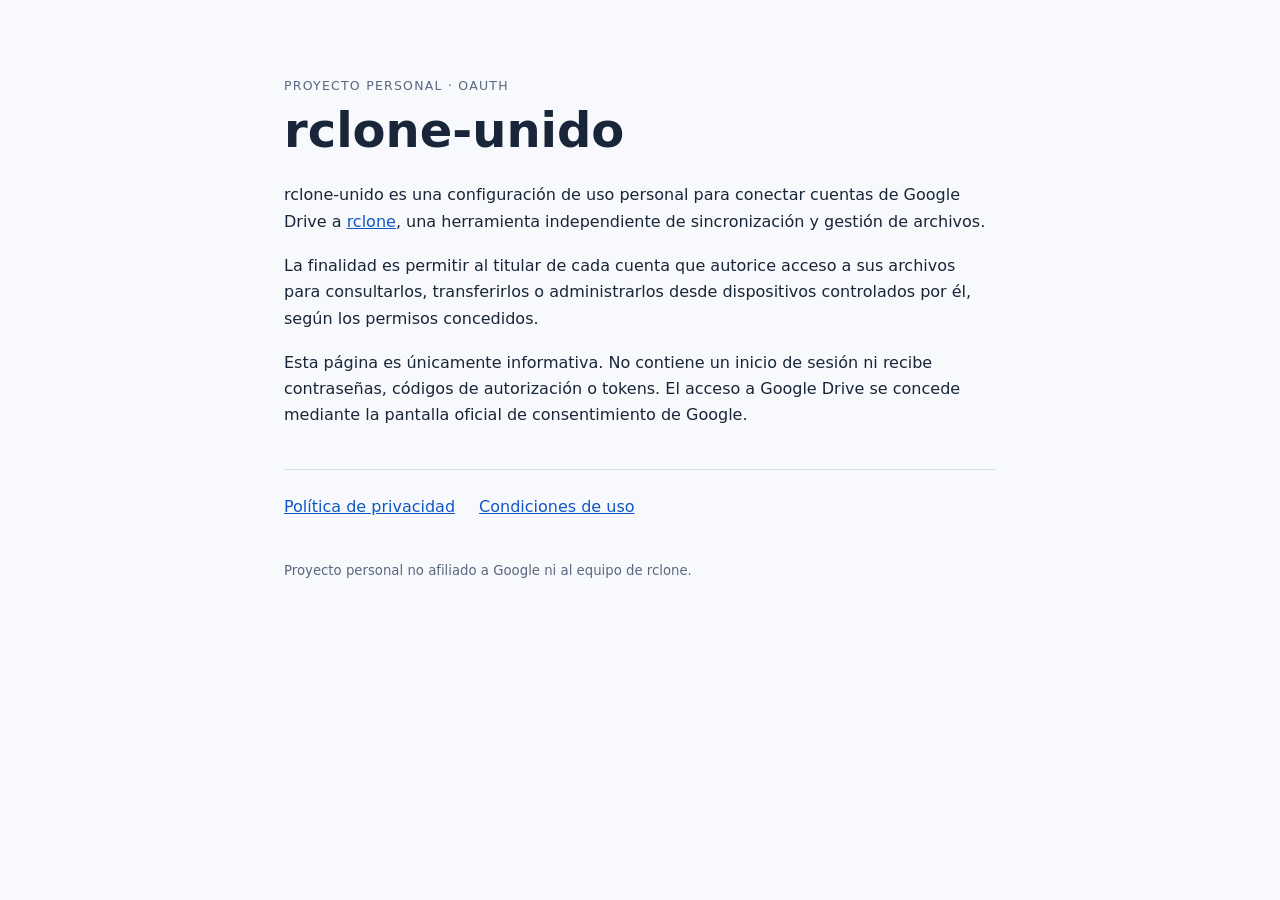
<file: index.html>
<!doctype html>
<html lang="es">
<head>
  <meta charset="utf-8">
  <meta name="viewport" content="width=device-width,initial-scale=1">
  <meta name="description" content="Información sobre rclone-unido, cliente OAuth personal para gestionar cuentas de Google Drive con rclone.">
  <title>rclone-unido — Inicio</title>
  <link rel="stylesheet" href="styles.css">
</head>
<body>
<main>
  <header><span class="eyebrow">Proyecto personal · OAuth</span><h1>rclone-unido</h1></header>
  <p>rclone-unido es una configuración de uso personal para conectar cuentas de Google Drive a <a href="https://rclone.org/drive/" rel="noopener noreferrer">rclone</a>, una herramienta independiente de sincronización y gestión de archivos.</p>
  <p>La finalidad es permitir al titular de cada cuenta que autorice acceso a sus archivos para consultarlos, transferirlos o administrarlos desde dispositivos controlados por él, según los permisos concedidos.</p>
  <p>Esta página es únicamente informativa. No contiene un inicio de sesión ni recibe contraseñas, códigos de autorización o tokens. El acceso a Google Drive se concede mediante la pantalla oficial de consentimiento de Google.</p>
  <nav aria-label="Documentación"><a href="privacy.html">Política de privacidad</a><a href="terms.html">Condiciones de uso</a></nav>
  <footer>Proyecto personal no afiliado a Google ni al equipo de rclone.</footer>
</main>
</body>
</html>
</file>
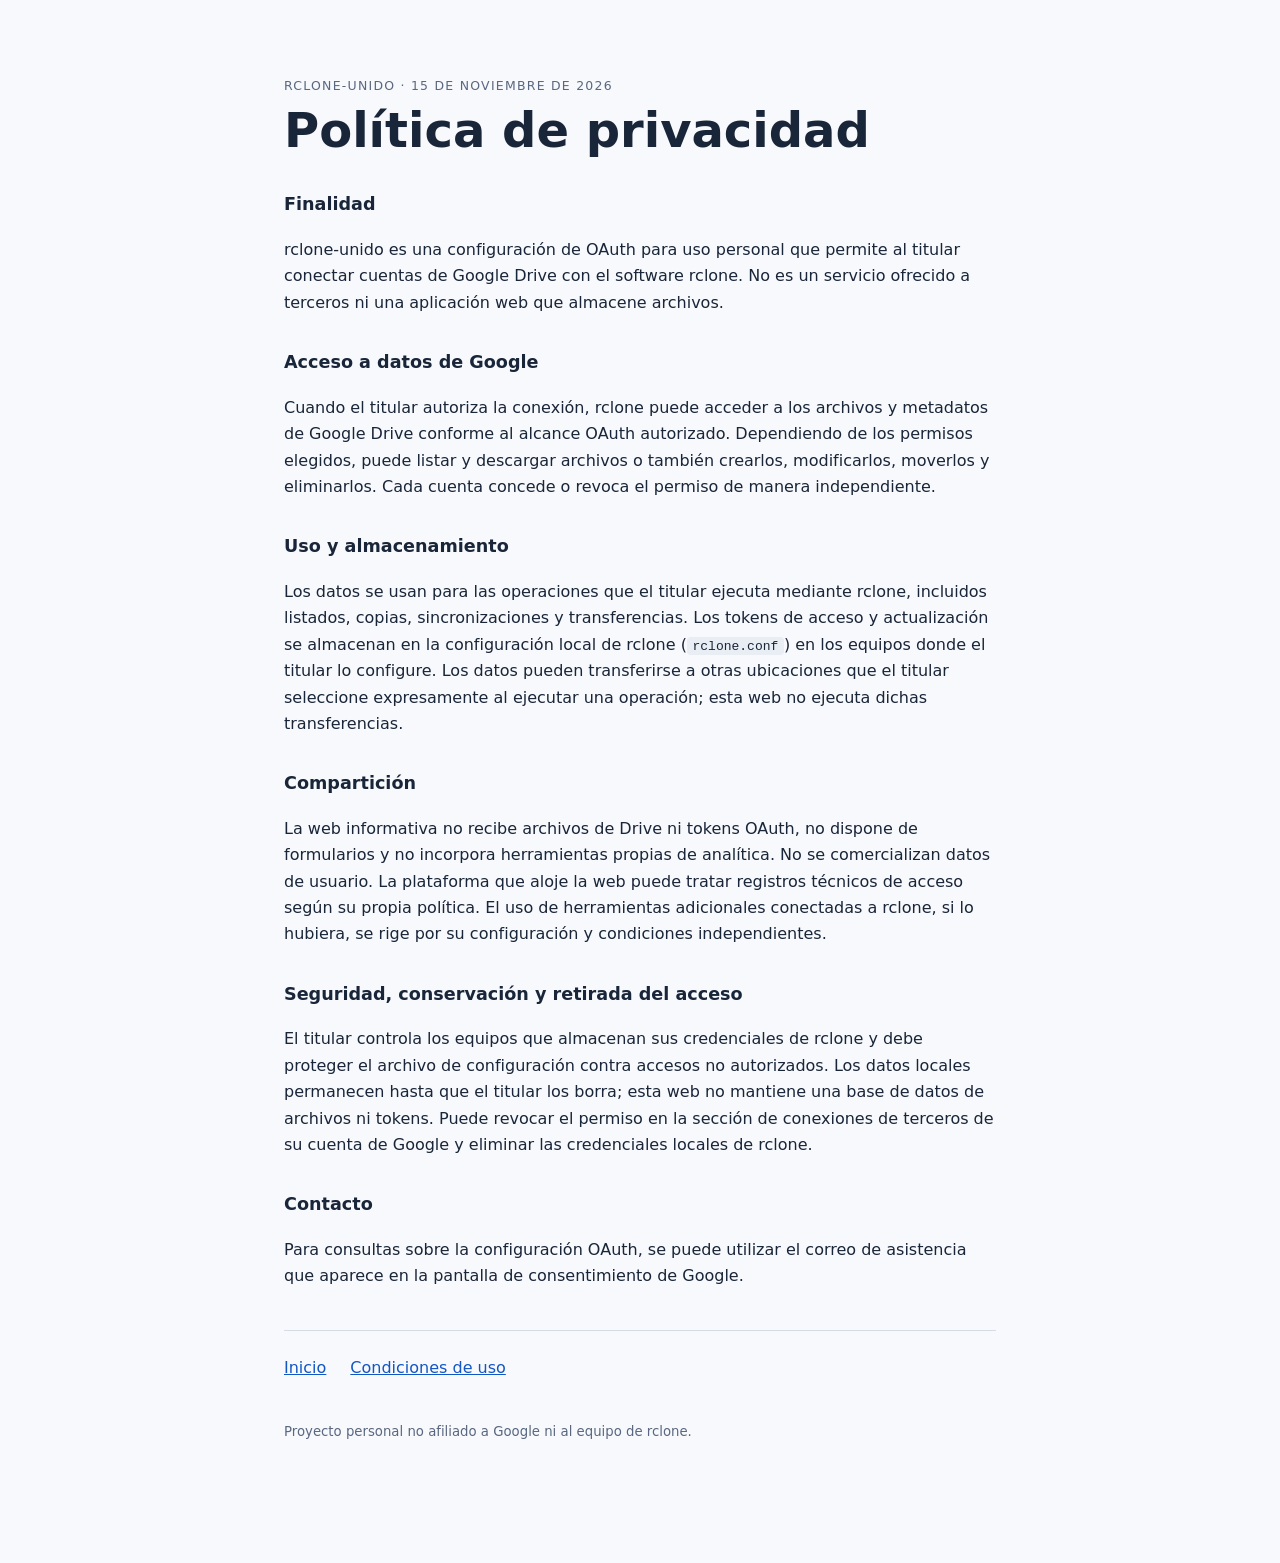
<file: privacy.html>
<!doctype html>
<html lang="es">
<head>
  <meta charset="utf-8">
  <meta name="viewport" content="width=device-width,initial-scale=1">
  <title>Política de privacidad — rclone-unido</title>
  <link rel="stylesheet" href="styles.css">
</head>
<body>
<main>
<header><span class="eyebrow">rclone-unido · 15 de noviembre de 2026</span><h1>Política de privacidad</h1></header>
<h2>Finalidad</h2>
<p>rclone-unido es una configuración de OAuth para uso personal que permite al titular conectar cuentas de Google Drive con el software rclone. No es un servicio ofrecido a terceros ni una aplicación web que almacene archivos.</p>
<h2>Acceso a datos de Google</h2>
<p>Cuando el titular autoriza la conexión, rclone puede acceder a los archivos y metadatos de Google Drive conforme al alcance OAuth autorizado. Dependiendo de los permisos elegidos, puede listar y descargar archivos o también crearlos, modificarlos, moverlos y eliminarlos. Cada cuenta concede o revoca el permiso de manera independiente.</p>
<h2>Uso y almacenamiento</h2>
<p>Los datos se usan para las operaciones que el titular ejecuta mediante rclone, incluidos listados, copias, sincronizaciones y transferencias. Los tokens de acceso y actualización se almacenan en la configuración local de rclone (<code>rclone.conf</code>) en los equipos donde el titular lo configure. Los datos pueden transferirse a otras ubicaciones que el titular seleccione expresamente al ejecutar una operación; esta web no ejecuta dichas transferencias.</p>
<h2>Compartición</h2>
<p>La web informativa no recibe archivos de Drive ni tokens OAuth, no dispone de formularios y no incorpora herramientas propias de analítica. No se comercializan datos de usuario. La plataforma que aloje la web puede tratar registros técnicos de acceso según su propia política. El uso de herramientas adicionales conectadas a rclone, si lo hubiera, se rige por su configuración y condiciones independientes.</p>
<h2>Seguridad, conservación y retirada del acceso</h2>
<p>El titular controla los equipos que almacenan sus credenciales de rclone y debe proteger el archivo de configuración contra accesos no autorizados. Los datos locales permanecen hasta que el titular los borra; esta web no mantiene una base de datos de archivos ni tokens. Puede revocar el permiso en la sección de conexiones de terceros de su cuenta de Google y eliminar las credenciales locales de rclone.</p>
<h2>Contacto</h2>
<p>Para consultas sobre la configuración OAuth, se puede utilizar el correo de asistencia que aparece en la pantalla de consentimiento de Google.</p>
<nav aria-label="Navegación"><a href="index.html">Inicio</a><a href="terms.html">Condiciones de uso</a></nav>
<footer>Proyecto personal no afiliado a Google ni al equipo de rclone.</footer>
</main>
</body>
</html>
</file>
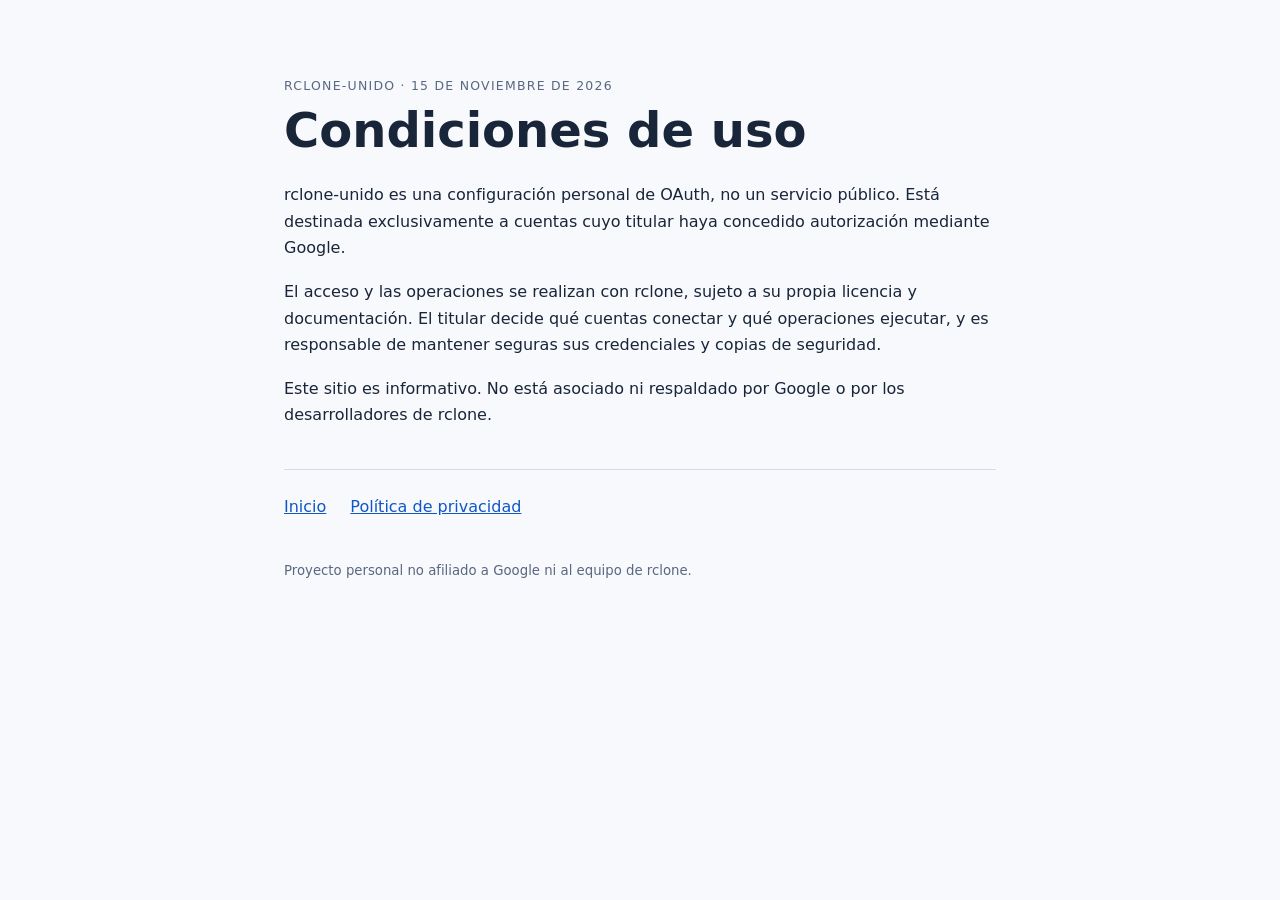
<file: terms.html>
<!doctype html>
<html lang="es">
<head>
<meta charset="utf-8"><meta name="viewport" content="width=device-width,initial-scale=1">
<title>Condiciones de uso — rclone-unido</title><link rel="stylesheet" href="styles.css">
</head>
<body><main>
<header><span class="eyebrow">rclone-unido · 15 de noviembre de 2026</span><h1>Condiciones de uso</h1></header>
<p>rclone-unido es una configuración personal de OAuth, no un servicio público. Está destinada exclusivamente a cuentas cuyo titular haya concedido autorización mediante Google.</p>
<p>El acceso y las operaciones se realizan con rclone, sujeto a su propia licencia y documentación. El titular decide qué cuentas conectar y qué operaciones ejecutar, y es responsable de mantener seguras sus credenciales y copias de seguridad.</p>
<p>Este sitio es informativo. No está asociado ni respaldado por Google o por los desarrolladores de rclone.</p>
<nav aria-label="Navegación"><a href="index.html">Inicio</a><a href="privacy.html">Política de privacidad</a></nav>
<footer>Proyecto personal no afiliado a Google ni al equipo de rclone.</footer>
</main></body></html>
</file>
<file: styles.css>
:root{color-scheme:light dark;font-family:system-ui,-apple-system,Segoe UI,Roboto,sans-serif;line-height:1.65}
*{box-sizing:border-box}body{margin:0;background:light-dark(#f7f9fc,#111824);color:light-dark(#192538,#edf3fc)}main{max-width:760px;margin:8vh auto;padding:0 24px 48px}
h1{font-size:clamp(2rem,6vw,3rem);margin:.3rem 0 1.5rem;line-height:1.15}h2{font-size:1.1rem;margin:2rem 0 .5rem}.eyebrow{font-size:.78rem;letter-spacing:.1em;text-transform:uppercase;color:light-dark(#596780,#9fb1cf)}p{margin:1.1rem 0}a{color:light-dark(#1256c5,#a9c9ff)}nav{display:flex;gap:1.5rem;flex-wrap:wrap;margin:2.5rem 0;border-top:1px solid light-dark(#d5dce6,#344154);padding-top:1.5rem}footer{font-size:.83rem;color:light-dark(#596780,#9fb1cf)}code{padding:.1rem .35rem;background:light-dark(#e9edf4,#28354c);border-radius:4px}
</file>
